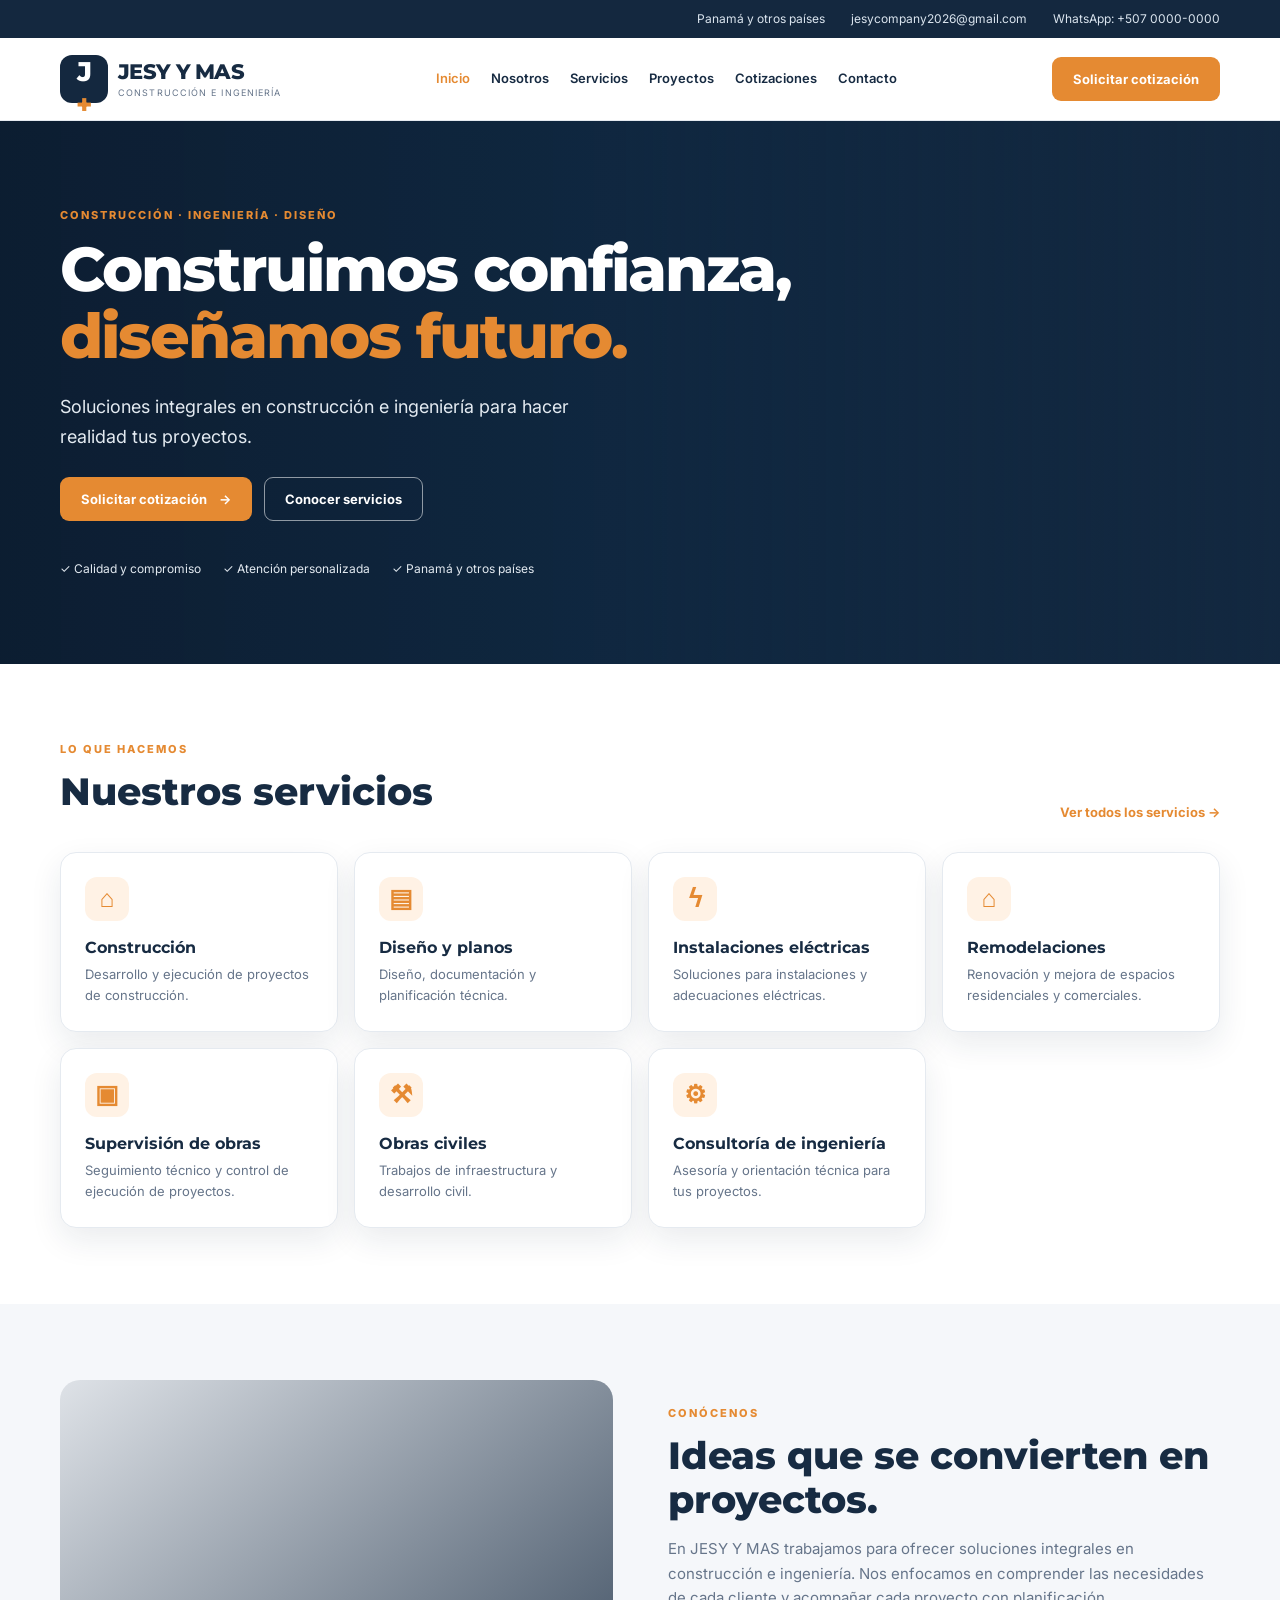
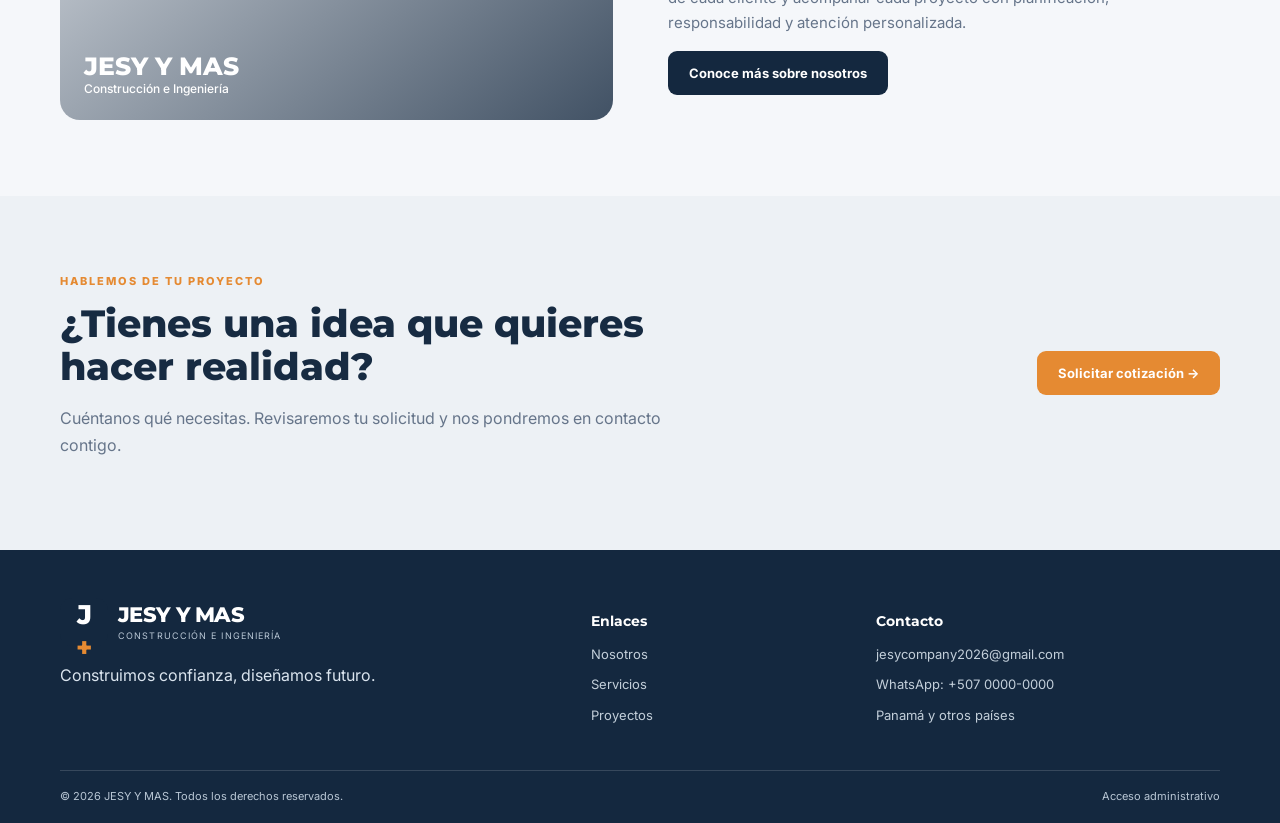
<file: JESY-Y-MAS/index.html>
<!DOCTYPE html>
<html lang="es">
<head>
  <meta charset="UTF-8">
  <meta name="viewport" content="width=device-width, initial-scale=1.0">
  <meta name="description" content="JESY Y MAS ofrece soluciones de construcción e ingeniería, diseño, instalaciones eléctricas y supervisión de obras.">
  <meta name="theme-color" content="#14283f">
  <title>JESY Y MAS | Construimos confianza, diseñamos futuro</title>
  <link rel="preconnect" href="https://fonts.googleapis.com">
  <link rel="preconnect" href="https://fonts.gstatic.com" crossorigin>
  <link href="https://fonts.googleapis.com/css2?family=Inter:wght@400;500;600;700;800&family=Montserrat:wght@600;700;800&display=swap" rel="stylesheet">
  <link rel="stylesheet" href="assets/css/styles.css">
</head>
<body>
  <div class="topbar">
    <div class="container topbar-inner">
      <span>Panamá y otros países</span>
      <a href="mailto:jesycompany2026@gmail.com">jesycompany2026@gmail.com</a>
      <a href="https://wa.me/50700000000" target="_blank" rel="noopener">WhatsApp: +507 0000-0000</a>
    </div>
  </div>
  <header class="site-header">
    <div class="container nav-wrap">
      <a class="brand" href="index.html" aria-label="JESY Y MAS inicio">
        <span class="brand-mark">J<span>+</span></span>
        <span class="brand-copy"><strong>JESY Y MAS</strong><small>CONSTRUCCIÓN E INGENIERÍA</small></span>
      </a>
      <button class="menu-toggle" aria-label="Abrir menú" aria-expanded="false">☰</button>
      <nav class="main-nav" aria-label="Navegación principal">
        <a class="active" href="index.html">Inicio</a>
        <a href="nosotros.html">Nosotros</a>
        <a href="servicios.html">Servicios</a>
        <a href="proyectos.html">Proyectos</a>
        <a href="cotizaciones.html">Cotizaciones</a>
        <a href="contacto.html">Contacto</a>
      </nav>
      <a class="btn btn-orange nav-cta" href="cotizaciones.html">Solicitar cotización</a>
    </div>
  </header>

  <main>
    <section class="hero">
      <div class="container hero-content">
        <p class="eyebrow">CONSTRUCCIÓN · INGENIERÍA · DISEÑO</p>
        <h1>Construimos confianza,<br><span>diseñamos futuro.</span></h1>
        <p class="hero-lead">Soluciones integrales en construcción e ingeniería para hacer realidad tus proyectos.</p>
        <div class="hero-actions">
          <a class="btn btn-orange" href="cotizaciones.html">Solicitar cotización <span>→</span></a>
          <a class="btn btn-outline" href="servicios.html">Conocer servicios</a>
        </div>
        <div class="hero-points">
          <span>✓ Calidad y compromiso</span><span>✓ Atención personalizada</span><span>✓ Panamá y otros países</span>
        </div>
      </div>
    </section>

    <section class="section services-section">
      <div class="container">
        <div class="section-heading">
          <div><p class="eyebrow">LO QUE HACEMOS</p><h2>Nuestros servicios</h2></div>
          <a class="text-link" href="servicios.html">Ver todos los servicios →</a>
        </div>
        <div class="service-grid">
          <article class="service-card"><span class="service-icon">⌂</span><h3>Construcción</h3><p>Desarrollo y ejecución de proyectos de construcción.</p></article>
          <article class="service-card"><span class="service-icon">▤</span><h3>Diseño y planos</h3><p>Diseño, documentación y planificación técnica.</p></article>
          <article class="service-card"><span class="service-icon">ϟ</span><h3>Instalaciones eléctricas</h3><p>Soluciones para instalaciones y adecuaciones eléctricas.</p></article>
          <article class="service-card"><span class="service-icon">⌂</span><h3>Remodelaciones</h3><p>Renovación y mejora de espacios residenciales y comerciales.</p></article>
          <article class="service-card"><span class="service-icon">▣</span><h3>Supervisión de obras</h3><p>Seguimiento técnico y control de ejecución de proyectos.</p></article>
          <article class="service-card"><span class="service-icon">⚒</span><h3>Obras civiles</h3><p>Trabajos de infraestructura y desarrollo civil.</p></article>
          <article class="service-card"><span class="service-icon">⚙</span><h3>Consultoría de ingeniería</h3><p>Asesoría y orientación técnica para tus proyectos.</p></article>
        </div>
      </div>
    </section>

    <section class="section about-section">
      <div class="container about-grid">
        <div class="about-art"><div class="art-label">JESY Y MAS <span>Construcción e Ingeniería</span></div></div>
        <div>
          <p class="eyebrow">CONÓCENOS</p><h2>Ideas que se convierten en proyectos.</h2>
          <p>En JESY Y MAS trabajamos para ofrecer soluciones integrales en construcción e ingeniería. Nos enfocamos en comprender las necesidades de cada cliente y acompañar cada proyecto con planificación, responsabilidad y atención personalizada.</p>
          <a class="btn btn-dark" href="nosotros.html">Conoce más sobre nosotros</a>
        </div>
      </div>
    </section>

    <section class="section quote-band">
      <div class="container quote-band-inner">
        <div><p class="eyebrow">HABLEMOS DE TU PROYECTO</p><h2>¿Tienes una idea que quieres hacer realidad?</h2><p>Cuéntanos qué necesitas. Revisaremos tu solicitud y nos pondremos en contacto contigo.</p></div>
        <a class="btn btn-orange" href="cotizaciones.html">Solicitar cotización →</a>
      </div>
    </section>
  </main>

  <footer class="site-footer">
    <div class="container footer-grid">
      <div><a class="brand brand-light" href="index.html"><span class="brand-mark">J<span>+</span></span><span class="brand-copy"><strong>JESY Y MAS</strong><small>CONSTRUCCIÓN E INGENIERÍA</small></span></a><p>Construimos confianza, diseñamos futuro.</p></div>
      <div><h3>Enlaces</h3><a href="nosotros.html">Nosotros</a><a href="servicios.html">Servicios</a><a href="proyectos.html">Proyectos</a></div>
      <div><h3>Contacto</h3><a href="mailto:jesycompany2026@gmail.com">jesycompany2026@gmail.com</a><a href="https://wa.me/50700000000">WhatsApp: +507 0000-0000</a><span>Panamá y otros países</span></div>
    </div>
    <div class="container footer-bottom"><span>© <span id="year"></span> JESY Y MAS. Todos los derechos reservados.</span><a href="admin/login.html">Acceso administrativo</a></div>
  </footer>
  <script type="module" src="assets/js/main.js"></script>
</body>
</html>
</file>
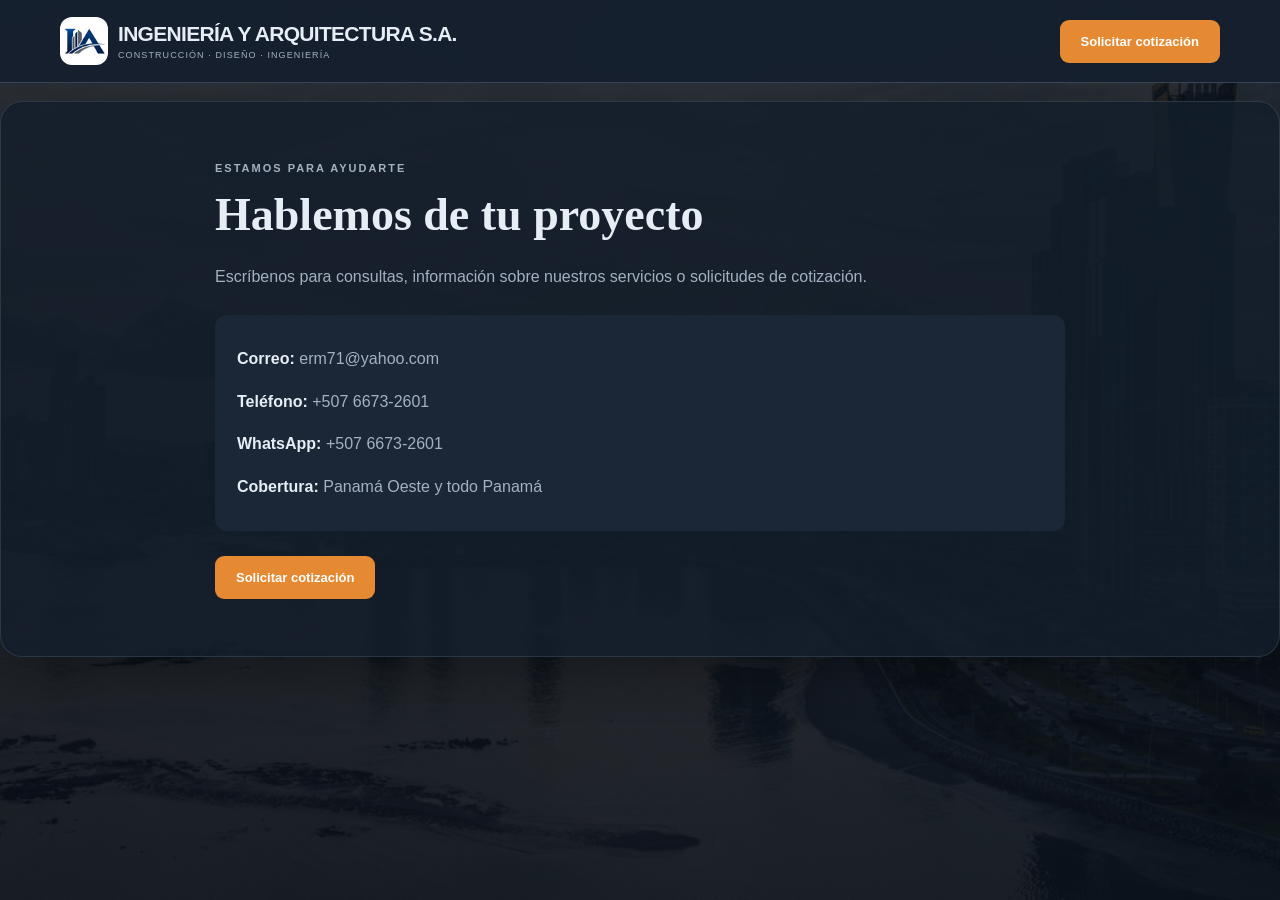
<file: contacto.html>
<!DOCTYPE html><html lang="es"><head><meta charset="UTF-8"><meta name="viewport" content="width=device-width, initial-scale=1"><title>Contacto | INGENIERÍA Y ARQUITECTURA S.A.</title><link rel="stylesheet" href="assets/css/styles.css"><link rel="icon" type="image/png" href="favicon.png?v=20261102"></head><body><header class="simple-header"><div class="container nav-wrap"><a class="brand" href="index.html"><img class="brand-logo" src="favicon.png?v=20261102" alt=""><span class="brand-copy"><strong>INGENIERÍA Y ARQUITECTURA S.A.</strong><small>CONSTRUCCIÓN · DISEÑO · INGENIERÍA</small></span></a><a class="btn btn-orange" href="cotizaciones.html">Solicitar cotización</a></div></header><main class="section"><div class="container narrow"><p class="eyebrow">ESTAMOS PARA AYUDARTE</p><h1>Hablemos de tu proyecto</h1><p>Escríbenos para consultas, información sobre nuestros servicios o solicitudes de cotización.</p><div class="contact-list"><p><strong>Correo:</strong> <a href="mailto:erm71@yahoo.com">erm71@yahoo.com</a></p><p><strong>Teléfono:</strong> <a href="tel:+50766732601">+507 6673-2601</a></p><p><strong>WhatsApp:</strong> <a href="https://wa.me/50766732601" target="_blank" rel="noopener">+507 6673-2601</a></p><p><strong>Cobertura:</strong> Panamá Oeste y todo Panamá</p></div><a class="btn btn-orange" href="cotizaciones.html">Solicitar cotización</a></div></main><script type="module" src="assets/js/main.js"></script></body></html>
</file>
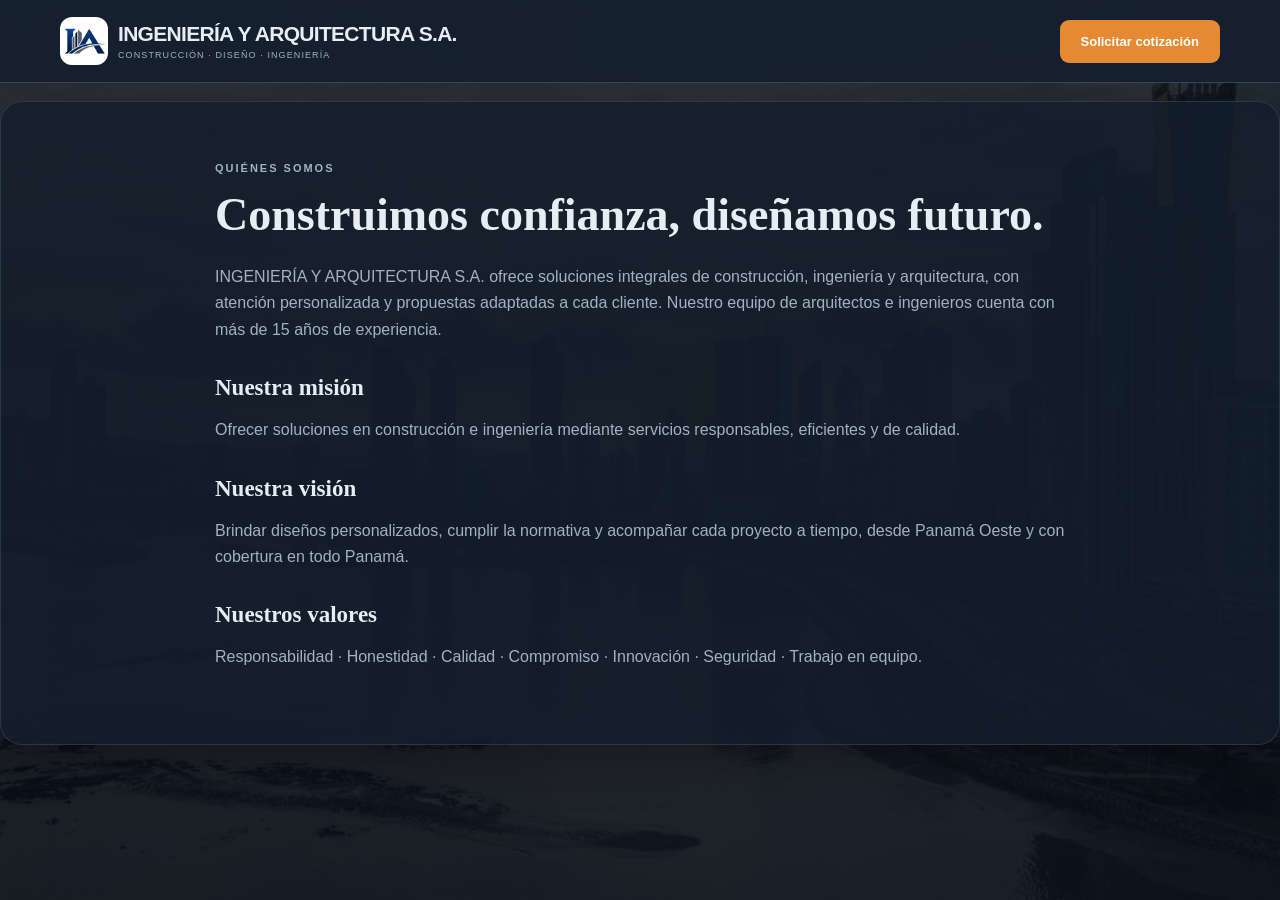
<file: nosotros.html>
<!DOCTYPE html><html lang="es"><head><meta charset="UTF-8"><meta name="viewport" content="width=device-width, initial-scale=1"><title>Nosotros | INGENIERÍA Y ARQUITECTURA S.A.</title><link rel="stylesheet" href="assets/css/styles.css"><link rel="icon" type="image/png" href="favicon.png?v=20261102"></head><body><header class="simple-header"><div class="container nav-wrap"><a class="brand" href="index.html"><img class="brand-logo" src="favicon.png?v=20261102" alt=""><span class="brand-copy"><strong>INGENIERÍA Y ARQUITECTURA S.A.</strong><small>CONSTRUCCIÓN · DISEÑO · INGENIERÍA</small></span></a><a class="btn btn-orange" href="cotizaciones.html">Solicitar cotización</a></div></header><main class="section"><div class="container narrow"><p class="eyebrow">QUIÉNES SOMOS</p><h1>Construimos confianza, diseñamos futuro.</h1><p>INGENIERÍA Y ARQUITECTURA S.A. ofrece soluciones integrales de construcción, ingeniería y arquitectura, con atención personalizada y propuestas adaptadas a cada cliente. Nuestro equipo de arquitectos e ingenieros cuenta con más de 15 años de experiencia.</p><h2>Nuestra misión</h2><p>Ofrecer soluciones en construcción e ingeniería mediante servicios responsables, eficientes y de calidad.</p><h2>Nuestra visión</h2><p>Brindar diseños personalizados, cumplir la normativa y acompañar cada proyecto a tiempo, desde Panamá Oeste y con cobertura en todo Panamá.</p><h2>Nuestros valores</h2><p>Responsabilidad · Honestidad · Calidad · Compromiso · Innovación · Seguridad · Trabajo en equipo.</p></div></main><script type="module" src="assets/js/main.js"></script></body></html>
</file>
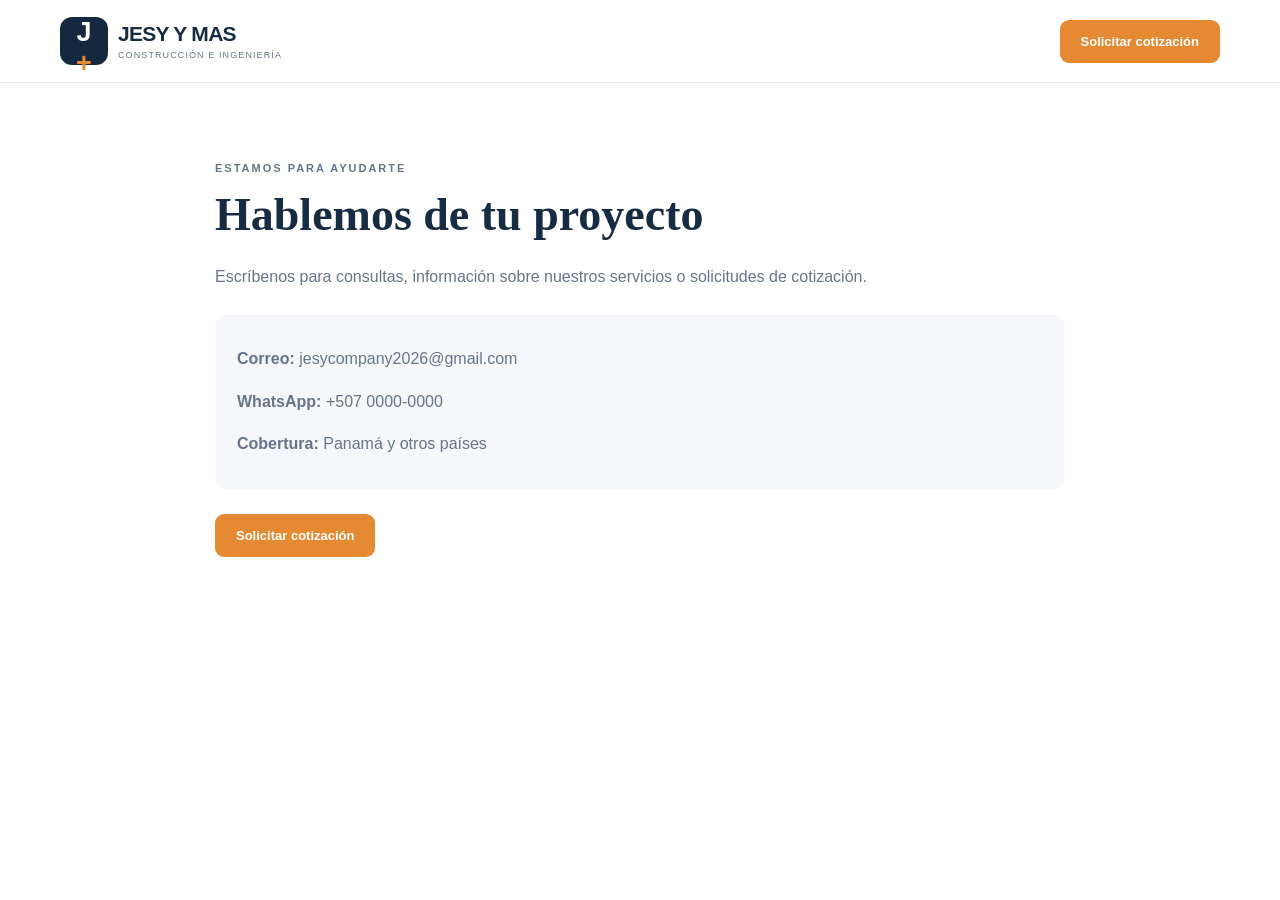
<file: JESY-Y-MAS/contacto.html>
<!DOCTYPE html><html lang="es"><head><meta charset="UTF-8"><meta name="viewport" content="width=device-width, initial-scale=1"><title>Contacto | JESY Y MAS</title><link rel="stylesheet" href="assets/css/styles.css"></head><body><header class="simple-header"><div class="container nav-wrap"><a class="brand" href="index.html"><span class="brand-mark">J<span>+</span></span><span class="brand-copy"><strong>JESY Y MAS</strong><small>CONSTRUCCIÓN E INGENIERÍA</small></span></a><a class="btn btn-orange" href="cotizaciones.html">Solicitar cotización</a></div></header><main class="section"><div class="container narrow"><p class="eyebrow">ESTAMOS PARA AYUDARTE</p><h1>Hablemos de tu proyecto</h1><p>Escríbenos para consultas, información sobre nuestros servicios o solicitudes de cotización.</p><div class="contact-list"><p><strong>Correo:</strong> <a href="mailto:jesycompany2026@gmail.com">jesycompany2026@gmail.com</a></p><p><strong>WhatsApp:</strong> +507 0000-0000</p><p><strong>Cobertura:</strong> Panamá y otros países</p></div><a class="btn btn-orange" href="cotizaciones.html">Solicitar cotización</a></div></main><script type="module" src="assets/js/main.js"></script></body></html>
</file>
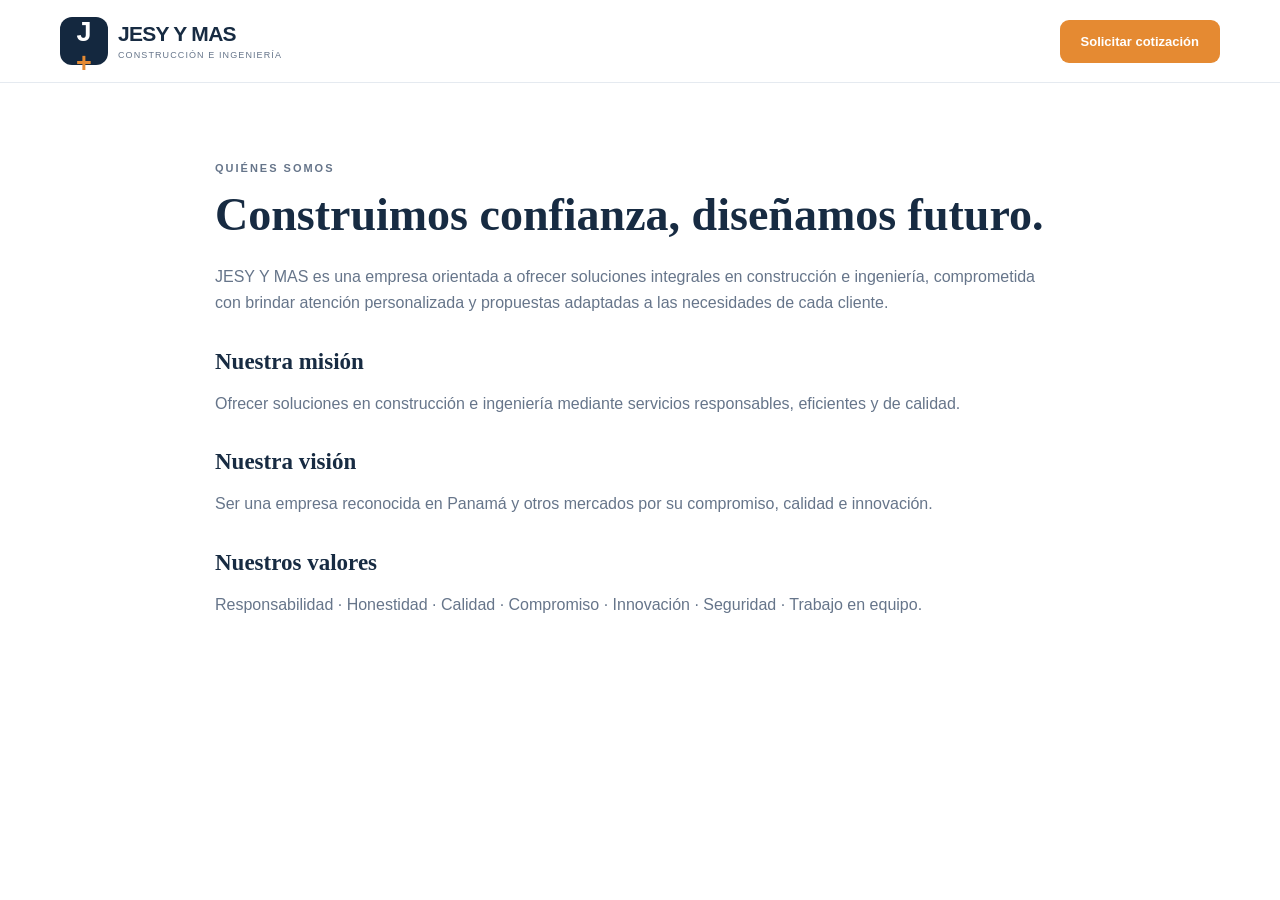
<file: JESY-Y-MAS/nosotros.html>
<!DOCTYPE html><html lang="es"><head><meta charset="UTF-8"><meta name="viewport" content="width=device-width, initial-scale=1"><title>Nosotros | JESY Y MAS</title><link rel="stylesheet" href="assets/css/styles.css"></head><body><header class="simple-header"><div class="container nav-wrap"><a class="brand" href="index.html"><span class="brand-mark">J<span>+</span></span><span class="brand-copy"><strong>JESY Y MAS</strong><small>CONSTRUCCIÓN E INGENIERÍA</small></span></a><a class="btn btn-orange" href="cotizaciones.html">Solicitar cotización</a></div></header><main class="section"><div class="container narrow"><p class="eyebrow">QUIÉNES SOMOS</p><h1>Construimos confianza, diseñamos futuro.</h1><p>JESY Y MAS es una empresa orientada a ofrecer soluciones integrales en construcción e ingeniería, comprometida con brindar atención personalizada y propuestas adaptadas a las necesidades de cada cliente.</p><h2>Nuestra misión</h2><p>Ofrecer soluciones en construcción e ingeniería mediante servicios responsables, eficientes y de calidad.</p><h2>Nuestra visión</h2><p>Ser una empresa reconocida en Panamá y otros mercados por su compromiso, calidad e innovación.</p><h2>Nuestros valores</h2><p>Responsabilidad · Honestidad · Calidad · Compromiso · Innovación · Seguridad · Trabajo en equipo.</p></div></main><script type="module" src="assets/js/main.js"></script></body></html>
</file>
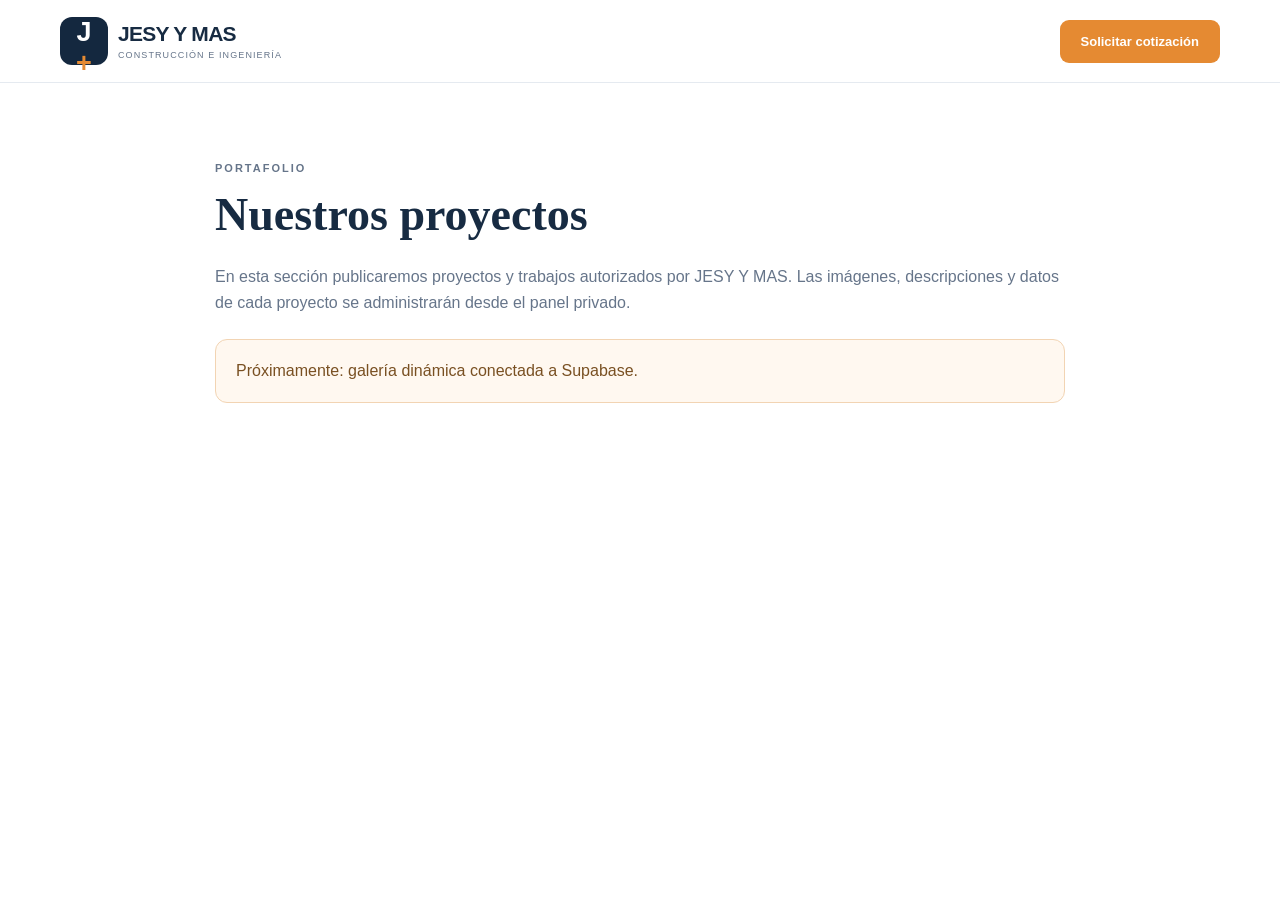
<file: JESY-Y-MAS/proyectos.html>
<!DOCTYPE html><html lang="es"><head><meta charset="UTF-8"><meta name="viewport" content="width=device-width, initial-scale=1"><title>Proyectos | JESY Y MAS</title><link rel="stylesheet" href="assets/css/styles.css"></head><body><header class="simple-header"><div class="container nav-wrap"><a class="brand" href="index.html"><span class="brand-mark">J<span>+</span></span><span class="brand-copy"><strong>JESY Y MAS</strong><small>CONSTRUCCIÓN E INGENIERÍA</small></span></a><a class="btn btn-orange" href="cotizaciones.html">Solicitar cotización</a></div></header><main class="section"><div class="container narrow"><p class="eyebrow">PORTAFOLIO</p><h1>Nuestros proyectos</h1><p>En esta sección publicaremos proyectos y trabajos autorizados por JESY Y MAS. Las imágenes, descripciones y datos de cada proyecto se administrarán desde el panel privado.</p><div class="notice">Próximamente: galería dinámica conectada a Supabase.</div></div></main><script type="module" src="assets/js/main.js"></script></body></html>
</file>
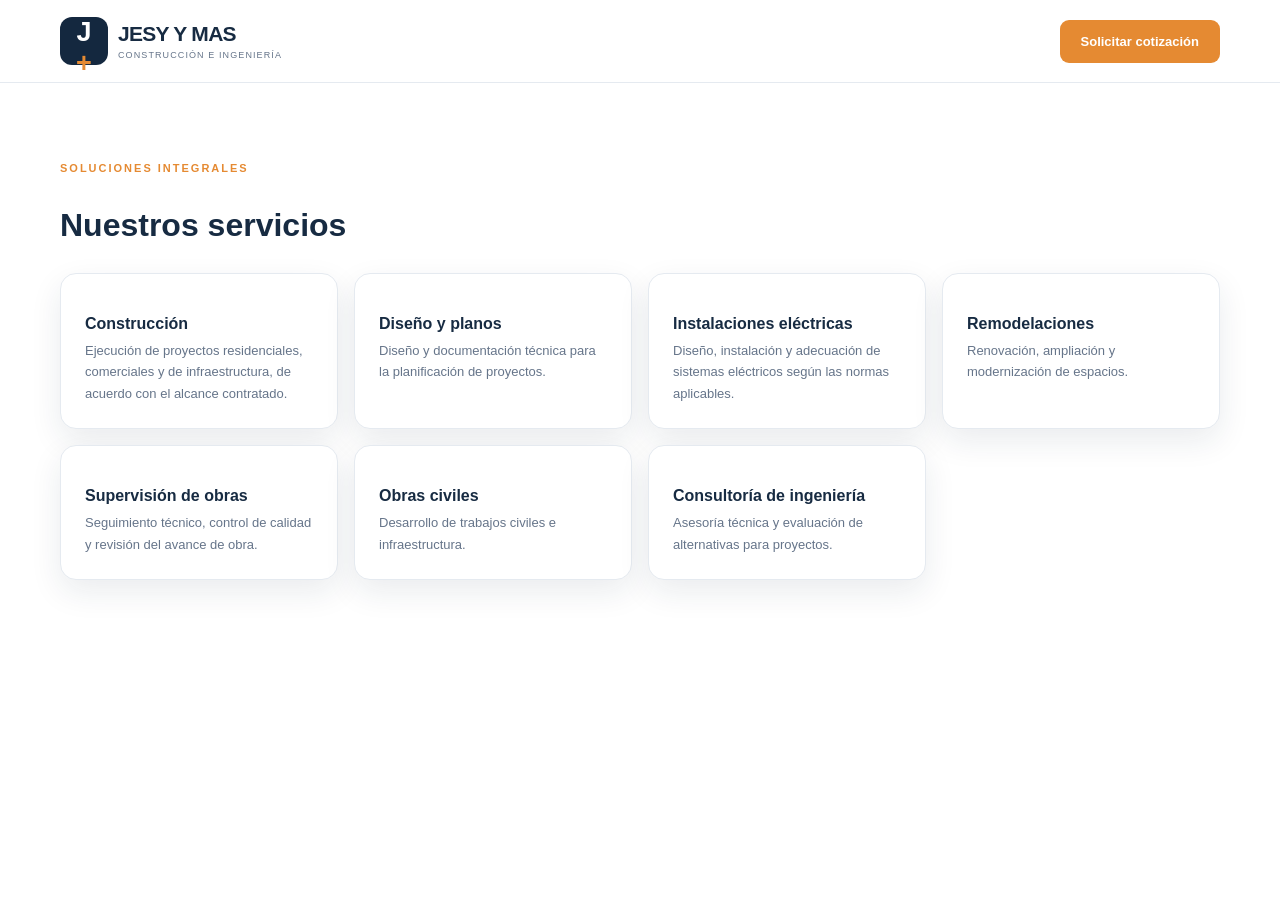
<file: JESY-Y-MAS/servicios.html>
<!DOCTYPE html><html lang="es"><head><meta charset="UTF-8"><meta name="viewport" content="width=device-width, initial-scale=1"><title>Servicios | JESY Y MAS</title><link rel="stylesheet" href="assets/css/styles.css"></head><body><header class="simple-header"><div class="container nav-wrap"><a class="brand" href="index.html"><span class="brand-mark">J<span>+</span></span><span class="brand-copy"><strong>JESY Y MAS</strong><small>CONSTRUCCIÓN E INGENIERÍA</small></span></a><a class="btn btn-orange" href="cotizaciones.html">Solicitar cotización</a></div></header><main class="section"><div class="container"><p class="eyebrow">SOLUCIONES INTEGRALES</p><h1>Nuestros servicios</h1><div class="service-grid"><article class="service-card"><h3>Construcción</h3><p>Ejecución de proyectos residenciales, comerciales y de infraestructura, de acuerdo con el alcance contratado.</p></article><article class="service-card"><h3>Diseño y planos</h3><p>Diseño y documentación técnica para la planificación de proyectos.</p></article><article class="service-card"><h3>Instalaciones eléctricas</h3><p>Diseño, instalación y adecuación de sistemas eléctricos según las normas aplicables.</p></article><article class="service-card"><h3>Remodelaciones</h3><p>Renovación, ampliación y modernización de espacios.</p></article><article class="service-card"><h3>Supervisión de obras</h3><p>Seguimiento técnico, control de calidad y revisión del avance de obra.</p></article><article class="service-card"><h3>Obras civiles</h3><p>Desarrollo de trabajos civiles e infraestructura.</p></article><article class="service-card"><h3>Consultoría de ingeniería</h3><p>Asesoría técnica y evaluación de alternativas para proyectos.</p></article></div></div></main><script type="module" src="assets/js/main.js"></script></body></html>
</file>
<file: JESY-Y-MAS/assets/css/styles.css>
:root{--navy:#14283f;--navy2:#1d3b5a;--orange:#e58a32;--ink:#172b42;--muted:#66758a;--line:#e5eaf0;--paper:#f5f7fa;--white:#fff;--radius:16px;--shadow:0 12px 32px rgba(20,40,63,.09)}*{box-sizing:border-box}html{scroll-behavior:smooth}body{margin:0;font-family:Inter,Arial,sans-serif;color:var(--ink);line-height:1.65;background:#fff}a{color:inherit;text-decoration:none}.container{width:min(1160px,calc(100% - 40px));margin:auto}.topbar{background:var(--navy);color:#dbe5ef;font-size:12px}.topbar-inner{display:flex;justify-content:flex-end;gap:26px;padding:9px 0}.site-header,.simple-header{background:#fff;position:relative;z-index:5;border-bottom:1px solid var(--line)}.nav-wrap{min-height:82px;display:flex;align-items:center;justify-content:space-between;gap:22px}.brand{display:flex;align-items:center;gap:10px;min-width:max-content}.brand-mark{width:48px;height:48px;border-radius:12px;background:var(--navy);color:#fff;display:grid;place-items:center;font:800 27px Montserrat,sans-serif;position:relative}.brand-mark span{color:var(--orange)}.brand-copy{display:flex;flex-direction:column;line-height:1.2}.brand-copy strong{font:800 21px Montserrat,sans-serif;letter-spacing:-.7px}.brand-copy small{font-size:9px;letter-spacing:1.1px;color:var(--muted);margin-top:4px}.main-nav{display:flex;align-items:center;gap:21px;font-size:13px;font-weight:600}.main-nav a:hover,.main-nav a.active{color:var(--orange)}.menu-toggle{display:none;background:none;border:0;font-size:25px;color:var(--navy)}.btn{display:inline-flex;align-items:center;justify-content:center;gap:12px;padding:13px 20px;border-radius:9px;border:1px solid transparent;font:700 13px Inter,sans-serif;cursor:pointer;transition:.2s}.btn:hover{transform:translateY(-2px)}.btn-orange{background:var(--orange);color:#fff}.btn-dark{background:var(--navy);color:#fff}.btn-outline{border-color:#ffffff8a;color:#fff}.hero{min-height:510px;display:flex;align-items:center;color:#fff;background:linear-gradient(90deg,rgba(12,29,49,.98) 0%,rgba(15,39,64,.92) 48%,rgba(15,39,64,.35) 100%),url('https://images.unsplash.com/photo-1541888946425-d81bb19240f5?auto=format&fit=crop&w=1800&q=85') center/cover;background-color:var(--navy)}.hero-content{padding:85px 0}.eyebrow{font-size:11px;font-weight:800;letter-spacing:2px;color:var(--orange);margin:0 0 12px}.hero h1{font:800 clamp(36px,5vw,62px)/1.08 Montserrat,sans-serif;letter-spacing:-2px;max-width:760px;margin:0}.hero h1 span{color:var(--orange)}.hero-lead{font-size:18px;color:#e3eaf1;max-width:560px;margin:22px 0 26px}.hero-actions{display:flex;gap:12px;flex-wrap:wrap}.hero-points{display:flex;gap:22px;flex-wrap:wrap;margin-top:38px;color:#e3eaf1;font-size:12px}.section{padding:76px 0}.section-heading{display:flex;justify-content:space-between;align-items:end;margin-bottom:28px}.section h2,.section-heading h2{font:800 clamp(28px,3vw,38px)/1.15 Montserrat,sans-serif;margin:0 0 10px}.text-link{font-size:13px;font-weight:700;color:var(--orange)}.service-grid{display:grid;grid-template-columns:repeat(4,1fr);gap:16px}.service-card{border:1px solid var(--line);border-radius:var(--radius);padding:24px;background:#fff;box-shadow:var(--shadow)}.service-icon{width:44px;height:44px;border-radius:12px;display:grid;place-items:center;background:#fff2e5;color:var(--orange);font-size:25px;font-weight:800}.service-card h3{font:700 16px Montserrat,sans-serif;margin:17px 0 7px}.service-card p{font-size:13px;color:var(--muted);margin:0}.about-section{background:var(--paper)}.about-grid{display:grid;grid-template-columns:1fr 1fr;gap:55px;align-items:center}.about-grid p:not(.eyebrow){color:var(--muted);font-size:15px}.about-art{min-height:340px;border-radius:20px;background:linear-gradient(140deg,rgba(20,40,63,.1),rgba(20,40,63,.8)),url('https://images.unsplash.com/photo-1486406146926-c627a92ad1ab?auto=format&fit=crop&w=1100&q=85') center/cover;display:flex;align-items:end;padding:24px}.art-label{color:#fff;font:800 25px Montserrat}.art-label span{display:block;font:500 12px Inter}.quote-band{background:#edf1f5}.quote-band-inner{display:flex;justify-content:space-between;align-items:center;gap:30px}.quote-band h2{max-width:680px}.quote-band p:not(.eyebrow){color:var(--muted);max-width:650px}.site-footer{background:var(--navy);color:#dbe5ef;padding:48px 0 18px}.footer-grid{display:grid;grid-template-columns:2fr 1fr 1.4fr;gap:40px}.brand-light{color:#fff}.brand-light .brand-copy small{color:#b9c7d5}.site-footer h3{font:700 14px Montserrat;color:#fff}.site-footer .footer-grid>div>a:not(.brand),.site-footer .footer-grid>div>span{display:block;font-size:13px;color:#c3cfda;margin:9px 0}.footer-bottom{border-top:1px solid #ffffff26;margin-top:35px;padding-top:16px;display:flex;justify-content:space-between;font-size:11px;color:#b9c7d5}.narrow{max-width:850px}.narrow h1,.form-layout h1,.admin-dashboard h1{font:800 clamp(32px,4vw,46px)/1.15 Montserrat;margin:0 0 22px}.narrow h2{font:700 23px Montserrat;margin:32px 0 8px}.narrow p{color:var(--muted)}.notice{padding:18px 20px;border:1px solid #f2d4b3;background:#fff8f0;border-radius:12px;color:#795022;margin:22px 0}.form-layout{display:grid;grid-template-columns:.8fr 1.2fr;gap:55px;align-items:start}.form-layout>div>p:not(.eyebrow){color:var(--muted)}.form-card{background:#fff;border:1px solid var(--line);box-shadow:var(--shadow);border-radius:18px;padding:28px;display:grid;gap:16px}.form-card label{display:grid;gap:7px;font-size:12px;font-weight:700}.form-card input,.form-card select,.form-card textarea{width:100%;border:1px solid #d8e0e8;border-radius:8px;padding:12px;font:14px Inter,sans-serif;color:var(--ink);background:#fff}.form-card input:focus,.form-card select:focus,.form-card textarea:focus{outline:2px solid #f5c18f;border-color:var(--orange)}.check-label{display:flex!important;grid-template-columns:auto 1fr;align-items:start;font-weight:500!important}.check-label input{width:auto;margin-top:3px}.form-status{font-size:13px;color:var(--muted);min-height:18px}.muted{color:var(--muted)}.contact-list{padding:15px 22px;background:var(--paper);border-radius:12px;margin:25px 0} .admin-body{background:var(--paper);min-height:100vh}.login-wrap{width:min(440px,calc(100% - 32px));margin:7vh auto;display:grid;gap:25px}.login-wrap>.brand{justify-content:center}.login-wrap .form-card h1{font:800 30px Montserrat;margin:0}.admin-dashboard{padding-top:35px;padding-bottom:60px}.admin-top{display:flex;justify-content:space-between;align-items:center;margin-bottom:65px}.dashboard-grid{display:grid;grid-template-columns:repeat(3,1fr);gap:16px;margin:28px 0}.stat-card{background:#fff;padding:25px;border-radius:14px;border:1px solid var(--line);box-shadow:var(--shadow)}.stat-card span{display:block;color:var(--muted);font-size:13px}.stat-card strong{display:block;font:800 34px Montserrat;margin-top:8px}.requests-section{margin-top:48px}.requests-heading{display:flex;align-items:end;justify-content:space-between;gap:20px;margin-bottom:12px}.requests-heading h2{margin:0;font:800 clamp(24px,3vw,32px)/1.2 Montserrat,sans-serif}.requests-table-wrap{overflow:auto;background:#fff;border:1px solid var(--line);border-radius:14px;box-shadow:var(--shadow)}.requests-table{width:100%;min-width:880px;border-collapse:collapse;text-align:left}.requests-table th,.requests-table td{padding:14px 13px;border-bottom:1px solid var(--line);vertical-align:top;font-size:12px}.requests-table th{color:var(--navy);background:#f8fafc;font-size:10px;letter-spacing:.07em;text-transform:uppercase}.requests-table td{color:var(--muted)}.requests-table td strong{color:var(--ink)}.requests-table a{display:inline-block;color:var(--muted);font-size:11px}.requests-table a:hover{color:var(--orange)}.requests-table details{max-width:290px}.requests-table summary{color:var(--navy);font-weight:700;cursor:pointer}.requests-table details p{white-space:pre-wrap;overflow-wrap:anywhere;margin:9px 0;color:var(--muted);font-size:11px}.request-status{display:inline-block;padding:5px 9px;border-radius:99px;background:#edf1f5;color:var(--navy);font-size:10px;font-weight:700;white-space:nowrap}.status-aceptado{background:#e8f6ee;color:#216b40}.status-rechazado{background:#fff0ee;color:#a43d32}.request-actions{min-width:158px;white-space:nowrap}.decision-button{padding:7px 9px;border:1px solid var(--line);border-radius:6px;background:#fff;color:var(--navy);font-size:10px;font-weight:700;cursor:pointer}.decision-button+.decision-button{margin-left:6px}.decision-aceptado{border-color:#b9e2c8;color:#216b40}.decision-rechazado{border-color:#efc5bf;color:#a43d32}.decision-button:disabled{opacity:.55;cursor:not-allowed}.requests-table tbody>tr:last-child td{border-bottom:0}.requests-table tbody>tr>td[colspan]{padding:25px;text-align:center}@media(max-width:980px){.main-nav{gap:12px;font-size:12px}.nav-cta{display:none}.service-grid{grid-template-columns:repeat(2,1fr)}}@media(max-width:700px){.topbar-inner{justify-content:center;gap:12px;flex-wrap:wrap}.nav-wrap{min-height:72px}.menu-toggle{display:block}.main-nav{display:none;position:absolute;top:72px;left:0;right:0;background:#fff;padding:18px 22px;box-shadow:var(--shadow);flex-direction:column;align-items:stretch}.main-nav.open{display:flex}.brand-copy strong{font-size:18px}.hero{min-height:570px;background-position:60% center}.hero-content{padding:65px 0}.hero-lead{font-size:16px}.hero-points{gap:12px;flex-direction:column}.section{padding:55px 0}.section-heading,.quote-band-inner{align-items:flex-start;flex-direction:column}.service-grid{grid-template-columns:1fr}.about-grid,.form-layout{grid-template-columns:1fr;gap:28px}.about-art{min-height:250px}.footer-grid{grid-template-columns:1fr;gap:20px}.footer-bottom{gap:10px;flex-direction:column}.dashboard-grid{grid-template-columns:1fr}.admin-top{margin-bottom:40px}.requests-heading{align-items:flex-start;flex-direction:column}.form-card{padding:20px}}
</file>
<file: assets/css/styles.css>
:root{--navy:#14283f;--navy2:#1d3b5a;--orange:#e58a32;--ink:#172b42;--muted:#66758a;--line:#e5eaf0;--paper:#f5f7fa;--white:#fff;--radius:16px;--shadow:0 12px 32px rgba(20,40,63,.09)}*{box-sizing:border-box}html{scroll-behavior:smooth}body{margin:0;font-family:Inter,Arial,sans-serif;color:var(--ink);line-height:1.65;background:#fff}a{color:inherit;text-decoration:none}.container{width:min(1160px,calc(100% - 40px));margin:auto}.topbar{background:var(--navy);color:#dbe5ef;font-size:12px}.topbar-inner{display:flex;justify-content:flex-end;gap:26px;padding:9px 0}.site-header,.simple-header{background:#fff;position:relative;z-index:5;border-bottom:1px solid var(--line)}.nav-wrap{min-height:82px;display:flex;align-items:center;justify-content:space-between;gap:22px}.brand{display:flex;align-items:center;gap:10px;min-width:max-content}.brand-mark{width:48px;height:48px;border-radius:12px;background:var(--navy);color:#fff;display:grid;place-items:center;font:800 27px Montserrat,sans-serif;position:relative}.brand-mark span{color:var(--orange)}.brand-copy{display:flex;flex-direction:column;line-height:1.2}.brand-copy strong{font:800 21px Montserrat,sans-serif;letter-spacing:-.7px}.brand-copy small{font-size:9px;letter-spacing:1.1px;color:var(--muted);margin-top:4px}.main-nav{display:flex;align-items:center;gap:21px;font-size:13px;font-weight:600}.main-nav a:hover,.main-nav a.active{color:var(--orange)}.menu-toggle{display:none;background:none;border:0;font-size:25px;color:var(--navy)}.btn{display:inline-flex;align-items:center;justify-content:center;gap:12px;padding:13px 20px;border-radius:9px;border:1px solid transparent;font:700 13px Inter,sans-serif;cursor:pointer;transition:.2s}.btn:hover{transform:translateY(-2px)}.btn-orange{background:var(--orange);color:#fff}.btn-dark{background:var(--navy);color:#fff}.btn-outline{border-color:#ffffff8a;color:#fff}.hero{min-height:510px;display:flex;align-items:center;color:#fff;background:linear-gradient(90deg,rgba(12,29,49,.98) 0%,rgba(15,39,64,.92) 48%,rgba(15,39,64,.35) 100%),url('https://images.unsplash.com/photo-1541888946425-d81bb19240f5?auto=format&fit=crop&w=1800&q=85') center/cover;background-color:var(--navy)}.hero-content{padding:85px 0}.eyebrow{font-size:11px;font-weight:800;letter-spacing:2px;color:var(--orange);margin:0 0 12px}.hero h1{font:800 clamp(36px,5vw,62px)/1.08 Montserrat,sans-serif;letter-spacing:-2px;max-width:760px;margin:0}.hero h1 span{color:var(--orange)}.hero-lead{font-size:18px;color:#e3eaf1;max-width:560px;margin:22px 0 26px}.hero-actions{display:flex;gap:12px;flex-wrap:wrap}.hero-points{display:flex;gap:22px;flex-wrap:wrap;margin-top:38px;color:#e3eaf1;font-size:12px}.section{padding:76px 0}.section-heading{display:flex;justify-content:space-between;align-items:end;margin-bottom:28px}.section h2,.section-heading h2{font:800 clamp(28px,3vw,38px)/1.15 Montserrat,sans-serif;margin:0 0 10px}.text-link{font-size:13px;font-weight:700;color:var(--orange)}.service-grid{display:grid;grid-template-columns:repeat(4,1fr);gap:16px}.service-card{border:1px solid var(--line);border-radius:var(--radius);padding:24px;background:#fff;box-shadow:var(--shadow)}.service-icon{width:44px;height:44px;border-radius:12px;display:grid;place-items:center;background:#fff2e5;color:var(--orange);font-size:25px;font-weight:800}.service-card h3{font:700 16px Montserrat,sans-serif;margin:17px 0 7px}.service-card p{font-size:13px;color:var(--muted);margin:0}.about-section{background:var(--paper)}.about-grid{display:grid;grid-template-columns:1fr 1fr;gap:55px;align-items:center}.about-grid p:not(.eyebrow){color:var(--muted);font-size:15px}.about-art{min-height:340px;border-radius:20px;background:linear-gradient(140deg,rgba(20,40,63,.1),rgba(20,40,63,.8)),url('https://images.unsplash.com/photo-1486406146926-c627a92ad1ab?auto=format&fit=crop&w=1100&q=85') center/cover;display:flex;align-items:end;padding:24px}.art-label{color:#fff;font:800 25px Montserrat}.art-label span{display:block;font:500 12px Inter}.quote-band{background:#edf1f5}.quote-band-inner{display:flex;justify-content:space-between;align-items:center;gap:30px}.quote-band h2{max-width:680px}.quote-band p:not(.eyebrow){color:var(--muted);max-width:650px}.site-footer{background:var(--navy);color:#dbe5ef;padding:48px 0 18px}.footer-grid{display:grid;grid-template-columns:2fr 1fr 1.4fr;gap:40px}.brand-light{color:#fff}.brand-light .brand-copy small{color:#b9c7d5}.site-footer h3{font:700 14px Montserrat;color:#fff}.site-footer .footer-grid>div>a:not(.brand),.site-footer .footer-grid>div>span{display:block;font-size:13px;color:#c3cfda;margin:9px 0}.footer-bottom{border-top:1px solid #ffffff26;margin-top:35px;padding-top:16px;display:flex;justify-content:space-between;font-size:11px;color:#b9c7d5}.narrow{max-width:850px}.narrow h1,.form-layout h1,.admin-dashboard h1{font:800 clamp(32px,4vw,46px)/1.15 Montserrat;margin:0 0 22px}.narrow h2{font:700 23px Montserrat;margin:32px 0 8px}.narrow p{color:var(--muted)}.notice{padding:18px 20px;border:1px solid #f2d4b3;background:#fff8f0;border-radius:12px;color:#795022;margin:22px 0}.form-layout{display:grid;grid-template-columns:.8fr 1.2fr;gap:55px;align-items:start}.form-layout>div>p:not(.eyebrow){color:var(--muted)}.form-card{background:#fff;border:1px solid var(--line);box-shadow:var(--shadow);border-radius:18px;padding:28px;display:grid;gap:16px}.form-card label{display:grid;gap:7px;font-size:12px;font-weight:700}.form-card input,.form-card select,.form-card textarea{width:100%;border:1px solid #d8e0e8;border-radius:8px;padding:12px;font:14px Inter,sans-serif;color:var(--ink);background:#fff}.form-card input:focus,.form-card select:focus,.form-card textarea:focus{outline:2px solid #f5c18f;border-color:var(--orange)}.check-label{display:flex!important;grid-template-columns:auto 1fr;align-items:start;font-weight:500!important}.check-label input{width:auto;margin-top:3px}.form-status{font-size:13px;color:var(--muted);min-height:18px}.muted{color:var(--muted)}.contact-list{padding:15px 22px;background:var(--paper);border-radius:12px;margin:25px 0} .admin-body{background:var(--paper);min-height:100vh}.login-wrap{width:min(440px,calc(100% - 32px));margin:7vh auto;display:grid;gap:25px}.login-wrap>.brand{justify-content:center}.login-wrap .form-card h1{font:800 30px Montserrat;margin:0}.admin-dashboard{padding-top:35px;padding-bottom:60px}.admin-top{display:flex;justify-content:space-between;align-items:center;margin-bottom:65px}.dashboard-grid{display:grid;grid-template-columns:repeat(3,1fr);gap:16px;margin:28px 0}.stat-card{background:#fff;padding:25px;border-radius:14px;border:1px solid var(--line);box-shadow:var(--shadow)}.stat-card span{display:block;color:var(--muted);font-size:13px}.stat-card strong{display:block;font:800 34px Montserrat;margin-top:8px}.requests-section{margin-top:48px}.requests-heading{display:flex;align-items:end;justify-content:space-between;gap:20px;margin-bottom:12px}.requests-heading h2{margin:0;font:800 clamp(24px,3vw,32px)/1.2 Montserrat,sans-serif}.requests-table-wrap{overflow:auto;background:#fff;border:1px solid var(--line);border-radius:14px;box-shadow:var(--shadow)}.requests-table{width:100%;min-width:880px;border-collapse:collapse;text-align:left}.requests-table th,.requests-table td{padding:14px 13px;border-bottom:1px solid var(--line);vertical-align:top;font-size:12px}.requests-table th{color:var(--navy);background:#f8fafc;font-size:10px;letter-spacing:.07em;text-transform:uppercase}.requests-table td{color:var(--muted)}.requests-table td strong{color:var(--ink)}.requests-table a{display:inline-block;color:var(--muted);font-size:11px}.requests-table a:hover{color:var(--orange)}.requests-table details{max-width:290px}.requests-table summary{color:var(--navy);font-weight:700;cursor:pointer}.requests-table details p{white-space:pre-wrap;overflow-wrap:anywhere;margin:9px 0;color:var(--muted);font-size:11px}.request-status{display:inline-block;padding:5px 9px;border-radius:99px;background:#edf1f5;color:var(--navy);font-size:10px;font-weight:700;white-space:nowrap}.status-aceptado{background:#e8f6ee;color:#216b40}.status-rechazado{background:#fff0ee;color:#a43d32}.request-actions{min-width:158px;white-space:nowrap} .decision-button{padding:7px 9px;border:1px solid var(--line);border-radius:6px;background:#fff;color:var(--navy);font-size:10px;font-weight:700;cursor:pointer}.decision-button+.decision-button{margin-left:6px}.decision-aceptado{border-color:#b9e2c8;color:#216b40}.decision-nuevo{border-color:#ecd49d;color:#8a6015}.decision-rechazado{border-color:#efc5bf;color:#a43d32}.decision-button:disabled{opacity:.55;cursor:not-allowed}.requests-table tbody>tr:last-child td{border-bottom:0}.requests-table tbody>tr>td[colspan]{padding:25px;text-align:center}@media(max-width:980px){.main-nav{gap:12px;font-size:12px}.nav-cta{display:none}.service-grid{grid-template-columns:repeat(2,1fr)}}@media(max-width:700px){.topbar-inner{justify-content:center;gap:12px;flex-wrap:wrap}.nav-wrap{min-height:72px}.menu-toggle{display:block}.main-nav{display:none;position:absolute;top:72px;left:0;right:0;background:#fff;padding:18px 22px;box-shadow:var(--shadow);flex-direction:column;align-items:stretch}.main-nav.open{display:flex}.brand-copy strong{font-size:18px}.hero{min-height:570px;background-position:60% center}.hero-content{padding:65px 0}.hero-lead{font-size:16px}.hero-points{gap:12px;flex-direction:column}.section{padding:55px 0}.section-heading,.quote-band-inner{align-items:flex-start;flex-direction:column}.service-grid{grid-template-columns:1fr}.about-grid,.form-layout{grid-template-columns:1fr;gap:28px}.about-art{min-height:250px}.footer-grid{grid-template-columns:1fr;gap:20px}.footer-bottom{gap:10px;flex-direction:column}.dashboard-grid{grid-template-columns:1fr}.admin-top{margin-bottom:40px}.requests-heading{align-items:flex-start;flex-direction:column}.form-card{padding:20px}}
</file>
